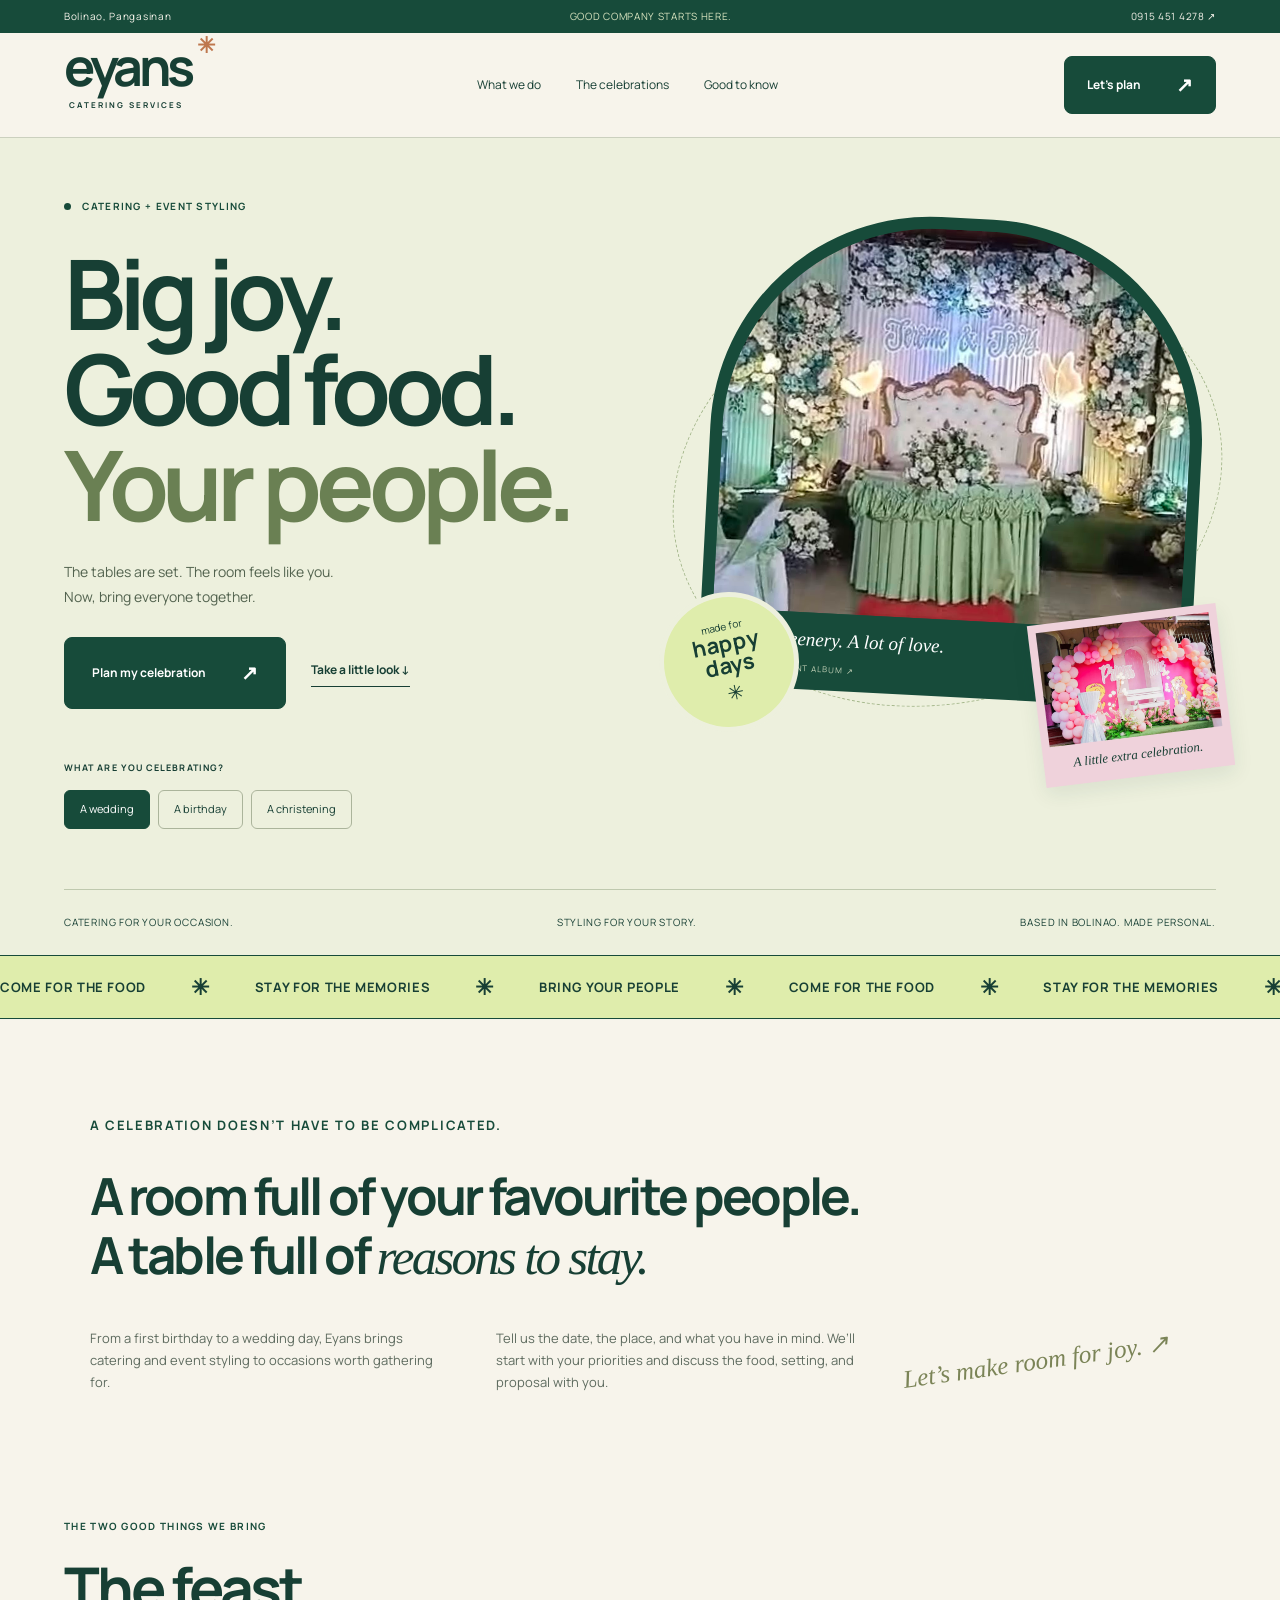
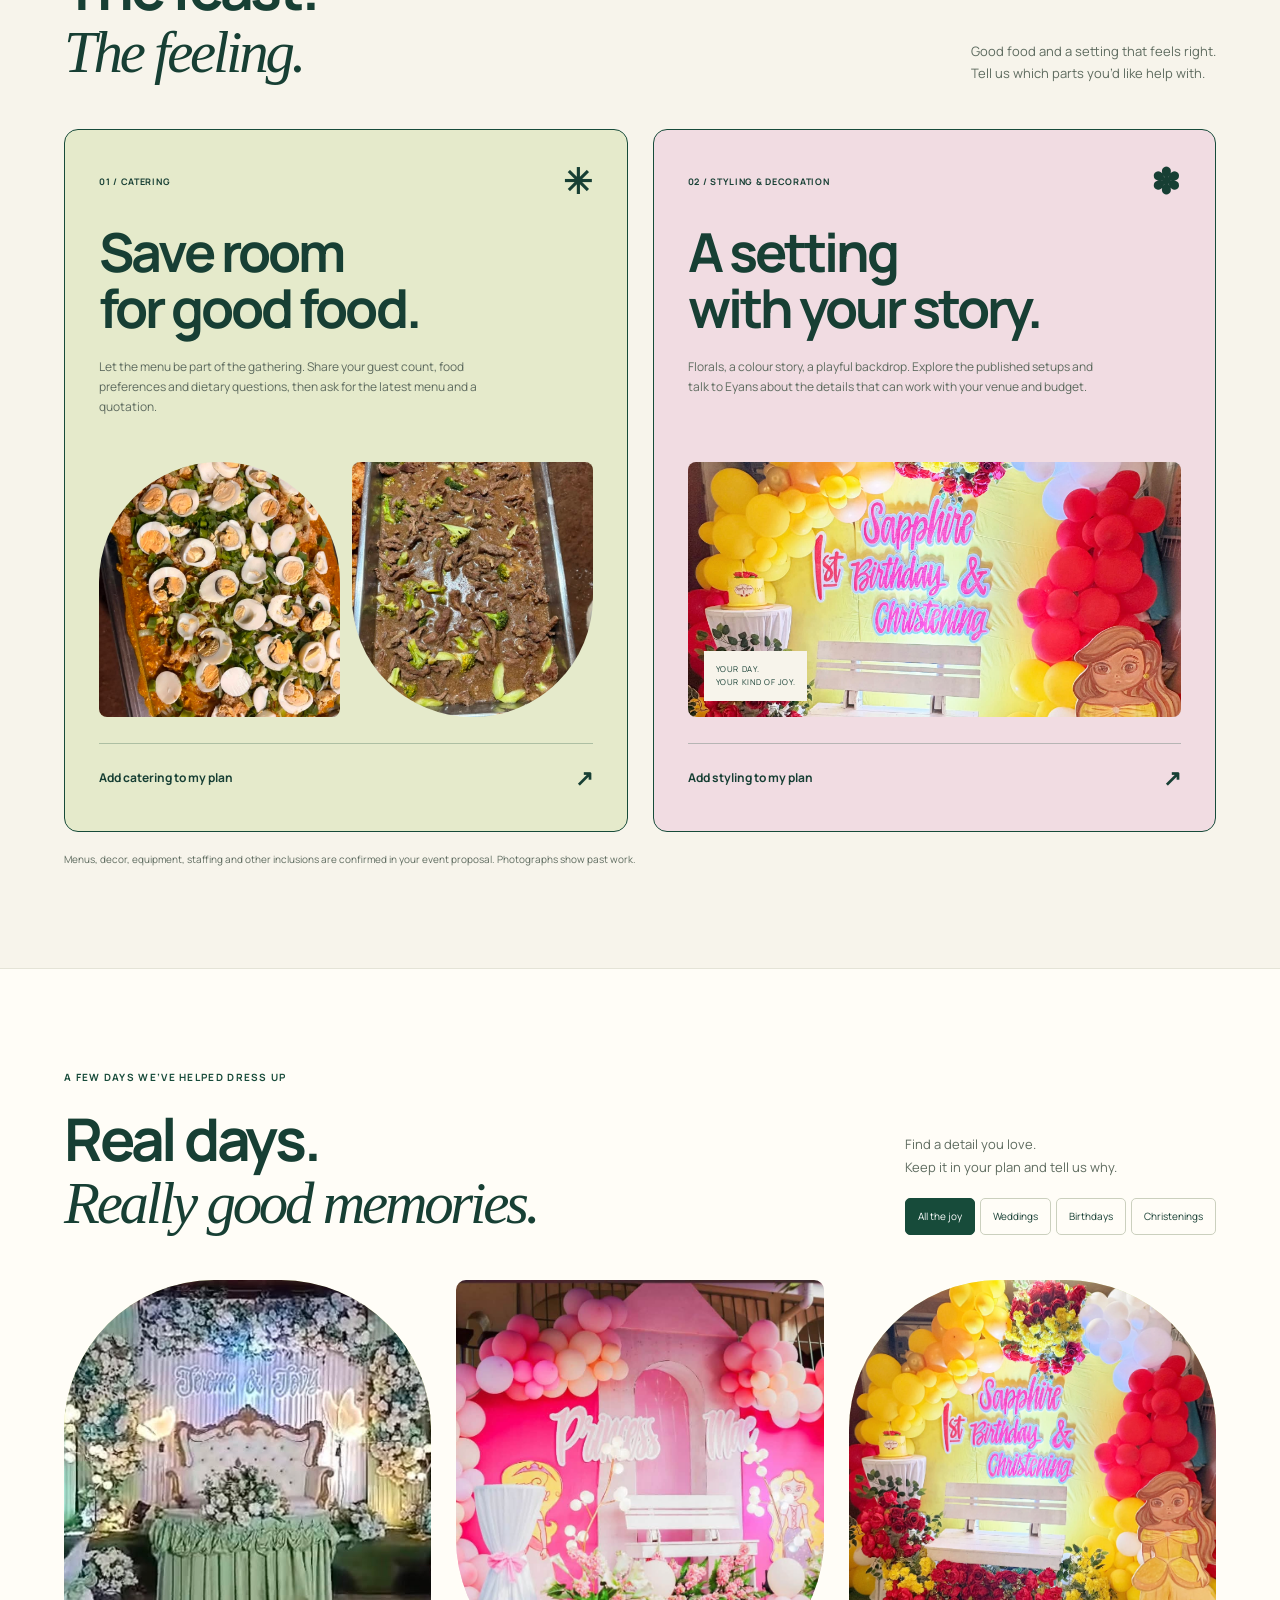
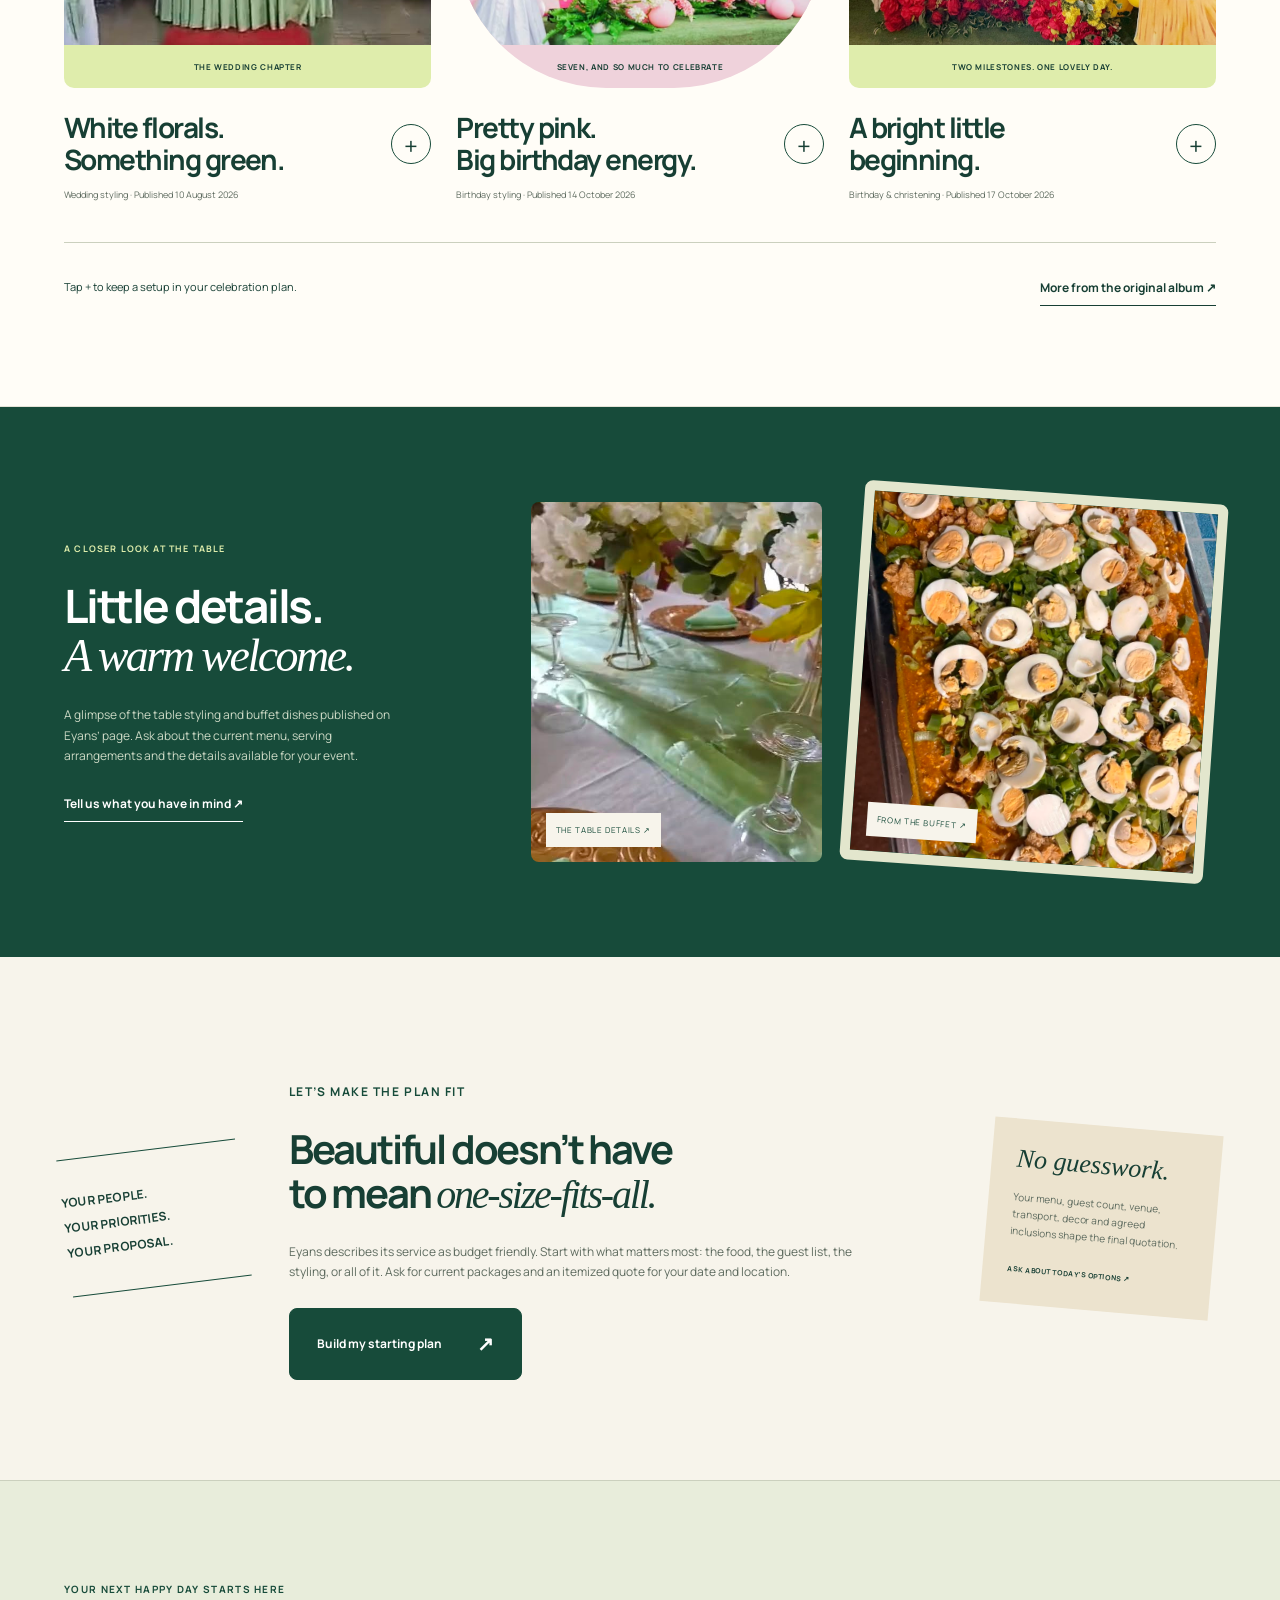
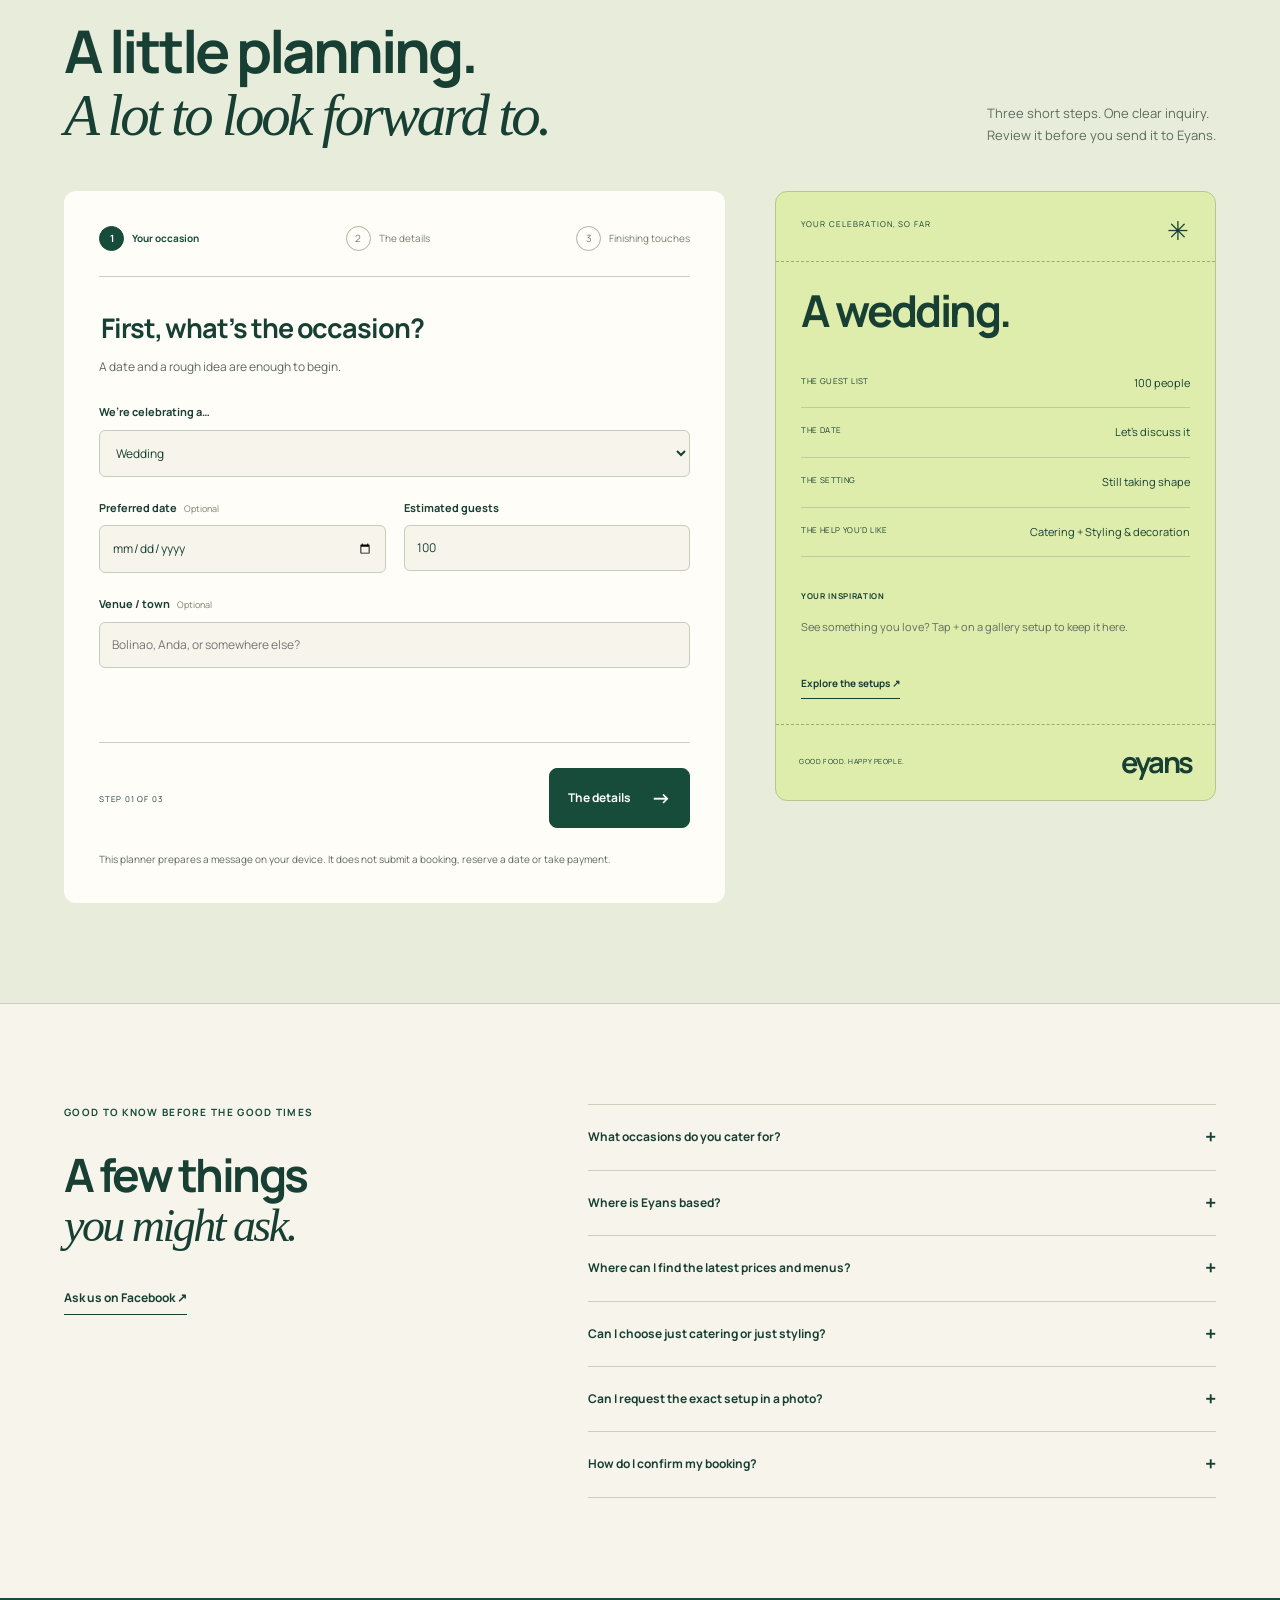
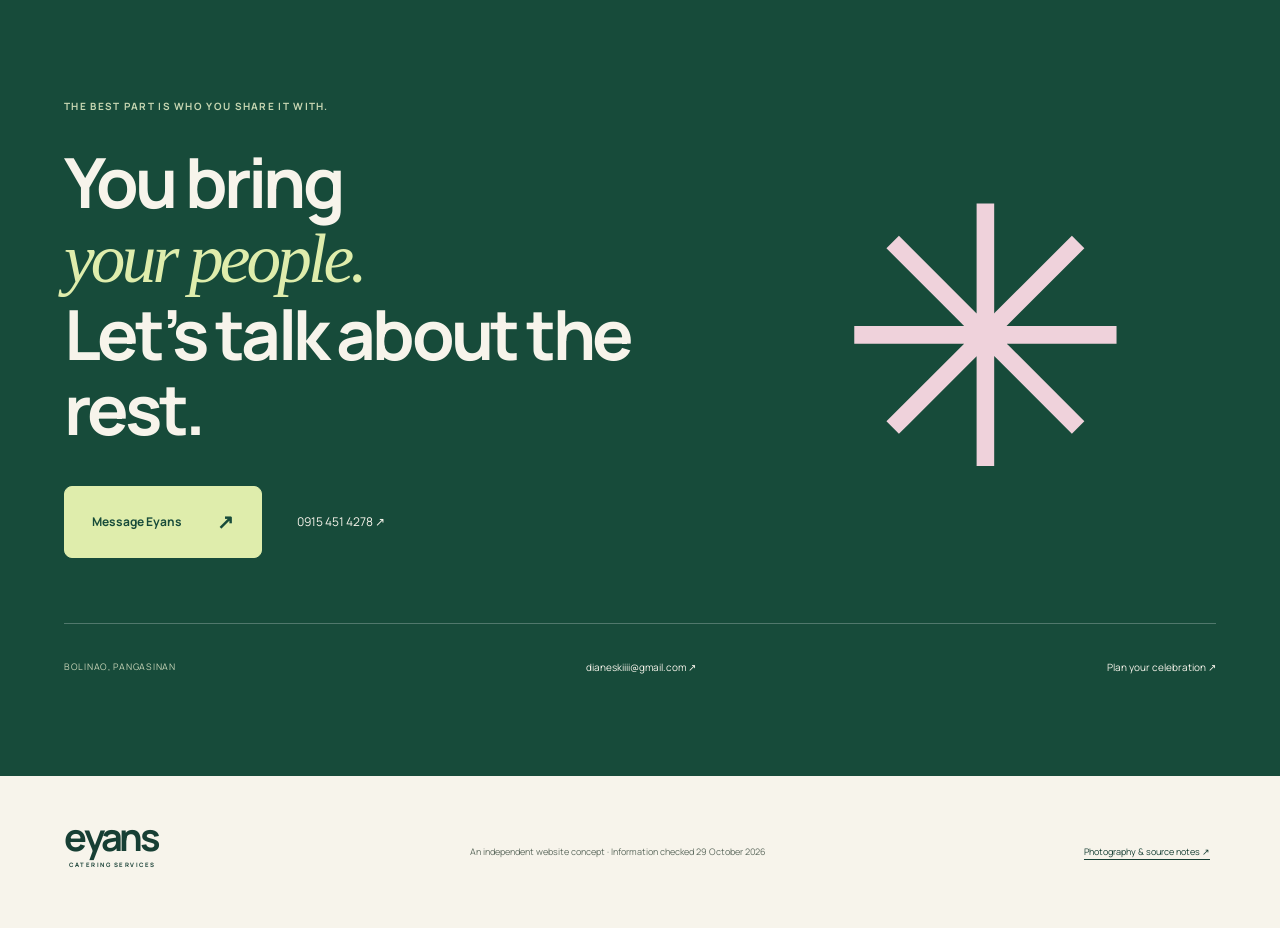
<file: index.html>
<!doctype html><html lang="en"><head><meta charset="utf-8"><meta name="viewport" content="width=device-width,initial-scale=1"><meta name="theme-color" content="#174b3a"><meta name="description" content="Food to gather around. Styling to celebrate in. Explore Eyans Catering Services in Bolinao, Pangasinan and plan your wedding, birthday, christening or special occasion."><title>Eyans Catering Services — Bring your people.</title><link rel="icon" href="assets/icon.svg"><link rel="stylesheet" href="assets/fonts.css"><link rel="stylesheet" href="styles.css"><script defer src="app.js"></script></head><body><a class="skip" href="#main">Skip to content</a><div class="topline">Bolinao, Pangasinan <span>GOOD COMPANY STARTS HERE.</span><a href="tel:+639154514278">0915 451 4278 ↗</a></div><header><a href="#home" class="brand" aria-label="Eyans home">eyans<span>CATERING SERVICES</span><i aria-hidden="true">✳</i></a><nav aria-label="Main navigation"><a href="#services">What we do</a><a href="#moments">The celebrations</a><a href="#questions">Good to know</a></nav><a href="#planner" class="button small">Let’s plan <span>↗</span></a><button id="menu" aria-label="Open navigation" aria-expanded="false" aria-controls="mobile-nav">☰</button></header><nav id="mobile-nav" hidden aria-label="Mobile navigation"><a href="#services">What we do</a><a href="#moments">The celebrations</a><a href="#planner">Plan your celebration</a><a href="#contact">Get in touch</a></nav><main id="main">
<section class="hero" id="home"><div class="hero-copy"><p class="eyebrow"><span class="dot"></span> CATERING + EVENT STYLING</p><h1>Big joy.<br>Good food.<br><span>Your people.</span></h1><p class="hero-intro">The tables are set. The room feels like you.<br>Now, bring everyone together.</p><div class="hero-actions"><a href="#planner" class="button">Plan my celebration <span>↗</span></a><a href="#moments" class="simple-link">Take a little look ↓</a></div><div class="hero-choice"><span>WHAT ARE YOU CELEBRATING?</span><div role="group" aria-label="Explore an occasion"><button data-hero="0" aria-pressed="true" class="active">A wedding</button><button data-hero="1" aria-pressed="false">A birthday</button><button data-hero="2" aria-pressed="false">A christening</button></div></div></div><div class="hero-art"><div class="orbit" aria-hidden="true"></div><figure class="main-frame"><img id="hero-photo" src="assets/green-wedding.jpg" alt="Actual white floral and sage wedding stage published by Eyans"><figcaption id="hero-caption">A little greenery. A lot of love.<span>FROM EYANS’ EVENT ALBUM ↗</span></figcaption></figure><div class="joy-stamp" aria-hidden="true">made for<br><strong>happy<br>days</strong><span>✳</span></div><figure class="little-frame"><img src="assets/pink-celebration.jpg" alt="Actual pink seventh birthday styling from Eyans’ page"><figcaption>A little extra celebration.</figcaption></figure></div><div class="hero-bottom"><span>Catering for your occasion.</span><span>Styling for your story.</span><span>Based in Bolinao. Made personal.</span></div></section>
<div class="ribbon" aria-hidden="true"><div>COME FOR THE FOOD <span>✳</span> STAY FOR THE MEMORIES <span>✳</span> BRING YOUR PEOPLE <span>✳</span> COME FOR THE FOOD <span>✳</span> STAY FOR THE MEMORIES <span>✳</span></div></div>
<section class="hello section"><p class="eyebrow">A CELEBRATION DOESN’T HAVE TO BE COMPLICATED.</p><h2>A room full of your favourite people.<br>A table full of <em>reasons to stay.</em></h2><div><p>From a first birthday to a wedding day, Eyans brings catering and event styling to occasions worth gathering for.</p><p>Tell us the date, the place, and what you have in mind. We’ll start with your priorities and discuss the food, setting, and proposal with you.</p><span class="handwritten">Let’s make room for joy. ↗</span></div></section>
<section class="services section" id="services"><div class="section-head"><div><p class="eyebrow">THE TWO GOOD THINGS WE BRING</p><h2>The feast.<br><em>The feeling.</em></h2></div><p>Good food and a setting that feels right.<br>Tell us which parts you’d like help with.</p></div><div class="service-grid"><article class="service food"><div class="service-top"><span>01 / CATERING</span><span>✳</span></div><h3>Save room<br>for good food.</h3><p>Let the menu be part of the gathering. Share your guest count, food preferences and dietary questions, then ask for the latest menu and a quotation.</p><div class="food-images"><img src="assets/buffet-noodles.jpg" alt="Noodle buffet dish published by Eyans" loading="lazy"><img src="assets/buffet-savory.jpg" alt="Savory buffet dish with vegetables published by Eyans" loading="lazy"></div><button class="service-pick" data-service="Catering">Add catering to my plan <span>↗</span></button></article><article class="service styling"><div class="service-top"><span>02 / STYLING & DECORATION</span><span>✽</span></div><h3>A setting<br>with your story.</h3><p>Florals, a colour story, a playful backdrop. Explore the published setups and talk to Eyans about the details that can work with your venue and budget.</p><div class="styling-image"><img src="assets/yellow-birthday.jpg" alt="Yellow, white and red birthday and christening backdrop from Eyans’ recent work" loading="lazy"><span>YOUR DAY.<br>YOUR KIND OF JOY.</span></div><button class="service-pick" data-service="Styling & decoration">Add styling to my plan <span>↗</span></button></article></div><p class="fine">Menus, decor, equipment, staffing and other inclusions are confirmed in your event proposal. Photographs show past work.</p></section>
<section class="moments section" id="moments"><div class="section-head"><div><p class="eyebrow">A FEW DAYS WE’VE HELPED DRESS UP</p><h2>Real days.<br><em>Really good memories.</em></h2></div><div><p>Find a detail you love.<br>Keep it in your plan and tell us why.</p><div class="filters" role="group" aria-label="Filter event gallery"><button data-filter="all" aria-pressed="true" class="active">All the joy</button><button data-filter="wedding" aria-pressed="false">Weddings</button><button data-filter="birthday" aria-pressed="false">Birthdays</button><button data-filter="christening" aria-pressed="false">Christenings</button></div></div></div><div class="event-grid"><article class="event" data-category="wedding"><div class="event-picture"><button data-photo="0" aria-label="View floral wedding styling"><img src="assets/green-wedding.jpg" alt="White flowers, sage drapery and an ornate seat in a published wedding setting" loading="lazy"></button><span>THE WEDDING CHAPTER</span></div><div class="event-title"><h3>White florals.<br>Something green.</h3><button class="save" data-save="0" aria-pressed="false" aria-label="Save floral wedding inspiration">+</button></div><p>Wedding styling · Published 10 August 2026</p></article><article class="event" data-category="birthday"><div class="event-picture"><button data-photo="1" aria-label="View pink birthday styling"><img src="assets/pink-celebration.jpg" alt="Pink balloon backdrop, white seat and florals from a seventh birthday" loading="lazy"></button><span>SEVEN, AND SO MUCH TO CELEBRATE</span></div><div class="event-title"><h3>Pretty pink.<br>Big birthday energy.</h3><button class="save" data-save="1" aria-pressed="false" aria-label="Save pink birthday inspiration">+</button></div><p>Birthday styling · Published 14 October 2026</p></article><article class="event" data-category="birthday christening"><div class="event-picture"><button data-photo="2" aria-label="View birthday and christening styling"><img src="assets/yellow-birthday.jpg" alt="Yellow, red and white balloon and floral setup for a first birthday and christening" loading="lazy"></button><span>TWO MILESTONES. ONE LOVELY DAY.</span></div><div class="event-title"><h3>A bright little<br>beginning.</h3><button class="save" data-save="2" aria-pressed="false" aria-label="Save birthday and christening inspiration">+</button></div><p>Birthday & christening · Published 17 October 2026</p></article></div><div class="gallery-bottom"><span id="gallery-status" role="status">Tap + to keep a setup in your celebration plan.</span><a href="https://www.facebook.com/eyanscateringservices/photos" target="_blank" rel="noopener" class="simple-link">More from the original album ↗</a></div></section>
<section class="detail-band"><div><p class="eyebrow">A CLOSER LOOK AT THE TABLE</p><h2>Little details.<br><em>A warm welcome.</em></h2><p>A glimpse of the table styling and buffet dishes published on Eyans’ page. Ask about the current menu, serving arrangements and the details available for your event.</p><a class="simple-link" href="#planner">Tell us what you have in mind ↗</a></div><button data-photo="3" aria-label="View table styling"><img src="assets/table-details.jpg" alt="White floral centrepiece, green runner and gold table setting from Eyans’ published album" loading="lazy"><span>THE TABLE DETAILS ↗</span></button><button data-photo="4" aria-label="View a published noodle buffet dish"><img src="assets/buffet-noodles.jpg" alt="Buffet noodle dish from Eyans’ public page" loading="lazy"><span>FROM THE BUFFET ↗</span></button></section>
<section class="proposal section"><div class="proposal-tag">YOUR PEOPLE.<br>YOUR PRIORITIES.<br>YOUR PROPOSAL.</div><div><p class="eyebrow">LET’S MAKE THE PLAN FIT</p><h2>Beautiful doesn’t have<br>to mean <em>one-size-fits-all.</em></h2><p>Eyans describes its service as budget friendly. Start with what matters most: the food, the guest list, the styling, or all of it. Ask for current packages and an itemized quote for your date and location.</p><a href="#planner" class="button">Build my starting plan <span>↗</span></a></div><div class="proposal-note"><strong>No guesswork.</strong><p>Your menu, guest count, venue, transport, decor and agreed inclusions shape the final quotation.</p><span>ASK ABOUT TODAY’S OPTIONS ↗</span></div></section>
<section class="planner section" id="planner"><div class="section-head"><div><p class="eyebrow">YOUR NEXT HAPPY DAY STARTS HERE</p><h2>A little planning.<br><em>A lot to look forward to.</em></h2></div><p>Three short steps. One clear inquiry.<br>Review it before you send it to Eyans.</p></div><div class="planner-layout"><div class="planner-panel"><ol class="steps" aria-label="Planning progress"><li class="active" aria-current="step"><span>1</span>Your occasion</li><li><span>2</span>The details</li><li><span>3</span>Finishing touches</li></ol><form id="plan-form"><fieldset data-step="0"><legend>First, what’s the occasion?</legend><p>A date and a rough idea are enough to begin.</p><label for="occasion">We’re celebrating a…</label><select id="occasion"><option>Wedding</option><option>Birthday</option><option>Christening</option><option>Debut</option><option>Anniversary</option><option>Another occasion</option></select><div class="form-row"><div><label for="date">Preferred date <small>Optional</small></label><input type="date" id="date"></div><div><label for="guests">Estimated guests</label><input type="number" id="guests" min="1" max="10000" value="100" required></div></div><label for="venue">Venue / town <small>Optional</small></label><input id="venue" maxlength="160" placeholder="Bolinao, Anda, or somewhere else?"></fieldset><fieldset data-step="1" hidden><legend>What can we help bring together?</legend><p>Choose the services and direction you’d like to discuss.</p><div class="check-services"><label><input type="checkbox" name="service" value="Catering" checked><span>🍽<strong>Catering</strong>Food for your gathering</span></label><label><input type="checkbox" name="service" value="Styling & decoration" checked><span>✽<strong>Styling & decoration</strong>A setting that feels like you</span></label></div><label for="palette">Colour direction</label><select id="palette"><option>Open to ideas</option><option>Sage, ivory & greenery</option><option>Pink & soft pastels</option><option>Bright & playful</option><option>Blue & cool tones</option><option>I have a different palette in mind</option></select><label for="food-notes">Food preferences or dietary questions <small>Optional</small></label><textarea id="food-notes" maxlength="600" rows="3" placeholder="Favourite dishes, preferences, or allergies to discuss with the team"></textarea></fieldset><fieldset data-step="2" hidden><legend>Anything else we should know?</legend><p>A budget direction and your priorities help start the conversation.</p><label for="budget">Your budget direction <small>Optional</small></label><input id="budget" maxlength="100" placeholder="A total budget or range, if you have one"><label for="notes">Your ideas & questions <small>Optional</small></label><textarea id="notes" maxlength="1200" rows="4" placeholder="The mood, must-have details, schedule, venue access, or questions…"></textarea><div class="review-note"><span>↗</span><p>Your inquiry will include these details and your saved inspiration. You can edit the message before sending it.</p></div></fieldset><div class="form-nav"><button id="previous-step" type="button" class="text-button" hidden>← Go back</button><span id="step-label">STEP 01 OF 03</span><button id="next-step" type="button" class="button">The details <span>→</span></button><button id="finish-plan" type="submit" class="button" hidden>Review my inquiry <span>↗</span></button></div><p class="fine">This planner prepares a message on your device. It does not submit a booking, reserve a date or take payment.</p></form></div><aside class="event-ticket"><div class="ticket-top"><span>YOUR CELEBRATION, SO FAR</span><span>✳</span></div><h3 id="ticket-occasion">A wedding.</h3><dl><div><dt>THE GUEST LIST</dt><dd id="ticket-guests">100 people</dd></div><div><dt>THE DATE</dt><dd id="ticket-date">Let’s discuss it</dd></div><div><dt>THE SETTING</dt><dd id="ticket-venue">Still taking shape</dd></div><div><dt>THE HELP YOU’D LIKE</dt><dd id="ticket-services">Catering + Styling & decoration</dd></div></dl><div class="ticket-inspiration"><span>YOUR INSPIRATION</span><p id="no-saved">See something you love? Tap + on a gallery setup to keep it here.</p><div id="saved-list"></div><a href="#moments" class="simple-link">Explore the setups ↗</a></div><div class="ticket-bottom">GOOD FOOD. HAPPY PEOPLE. <span>eyans</span></div></aside></div></section>
<section class="questions section" id="questions"><div><p class="eyebrow">GOOD TO KNOW BEFORE THE GOOD TIMES</p><h2>A few things<br><em>you might ask.</em></h2><a href="https://www.facebook.com/eyanscateringservices/" target="_blank" rel="noopener" class="simple-link">Ask us on Facebook ↗</a></div><div class="faq"><details><summary>What occasions do you cater for?<span>+</span></summary><p>Eyans’ public posts mention weddings, birthdays, christenings, debuts, anniversaries and other celebrations. Share your event type and the services you need.</p></details><details><summary>Where is Eyans based?<span>+</span></summary><p>Eyans is based in Bolinao, Pangasinan. Published work also includes an event in Tondol, Anda. Send your exact venue or town to confirm coverage and transport arrangements.</p></details><details><summary>Where can I find the latest prices and menus?<span>+</span></summary><p>Ask the team for current packages, menus, guest minimums and a dated, itemized quote. The planner helps you put the main details together before you inquire.</p></details><details><summary>Can I choose just catering or just styling?<span>+</span></summary><p>Select what interests you in the planner and ask which service combinations are available for your date, venue and guest count.</p></details><details><summary>Can I request the exact setup in a photo?<span>+</span></summary><p>Save it as inspiration and explain what you like. The team must confirm the actual flowers, decor, equipment, suppliers and venue requirements in your proposal. Past photos do not guarantee identical inclusions.</p></details><details><summary>How do I confirm my booking?<span>+</span></summary><p>Confirm availability directly with Eyans, review the final scope and quotation, and request the current reservation, payment, cancellation and rescheduling terms. An inquiry alone does not reserve a date.</p></details></div></section>
<section class="contact section" id="contact"><div><p class="eyebrow">THE BEST PART IS WHO YOU SHARE IT WITH.</p><h2>You bring<br><em>your people.</em><br>Let’s talk about the rest.</h2><div class="contact-actions"><a href="https://www.facebook.com/eyanscateringservices/" target="_blank" rel="noopener" class="button light">Message Eyans <span>↗</span></a><a href="tel:+639154514278">0915 451 4278 ↗</a></div></div><div class="contact-flower" aria-hidden="true">✳</div><div class="contact-line"><span>BOLINAO, PANGASINAN</span><a href="mailto:dianeskiiii@gmail.com">dianeskiiii@gmail.com ↗</a><a href="#planner">Plan your celebration ↗</a></div></section></main><footer><a class="brand" href="#home">eyans<span>CATERING SERVICES</span></a><p>An independent website concept · Information checked 29 October 2026</p><button id="source-notes">Photography & source notes ↗</button></footer><a href="#planner" class="mobile-plan">Plan my celebration ↗</a><div id="toast" role="status"></div>
<dialog id="photo-dialog" aria-label="Event photograph"><button class="close" aria-label="Close photograph">Close ✕</button><img id="large-photo" src="assets/green-wedding.jpg" alt=""><div class="photo-bottom"><button id="photo-prev" aria-label="Previous photograph">←</button><div><p id="photo-title"></p><a id="photo-source" target="_blank" rel="noopener">View original Facebook photo ↗</a></div><button id="photo-next" aria-label="Next photograph">→</button></div></dialog><dialog id="inquiry-dialog" aria-labelledby="inquiry-title"><button class="close">Close ✕</button><p class="eyebrow">READY FOR YOUR FIRST HELLO</p><h2 id="inquiry-title">Your plan.<br><em>Your words.</em></h2><p>Review or edit your message, then send it directly to Eyans.</p><textarea id="inquiry-text" rows="12" aria-label="Prepared inquiry"></textarea><div class="inquiry-buttons"><button id="copy-inquiry" class="button">Copy inquiry ↗</button><a class="button outline" href="https://www.facebook.com/eyanscateringservices/" target="_blank" rel="noopener">Open Facebook ↗</a></div><div class="inquiry-small"><a id="email-inquiry" href="mailto:dianeskiiii@gmail.com">Use email ↗</a><button id="download-inquiry">Save as text ↓</button></div><p id="copy-status" role="status"></p></dialog><dialog id="source-dialog" aria-labelledby="source-title"><button class="close">Close ✕</button><p class="eyebrow">REAL PHOTOS. A THOUGHTFUL CONCEPT.</p><h2 id="source-title">A note on<br><em>the details.</em></h2><p>Photographs are from Eyans Catering Services’ public Facebook page. They show actual published food and event styling, not a fixed package or a claim that every pictured item was supplied by Eyans. Venues shown are not presented as properties owned by the business.</p><p>The page verifies catering, event styling, Bolinao location, phone 0915 451 4278 and email dianeskiiii@gmail.com. Expired promotional prices are excluded; current menus, prices and booking terms are requested directly.</p><p>This is an independent website concept, with no claim of business endorsement. Inspiration is stored in your browser when available. The planner prepares a message locally and sends nothing automatically. Full research notes and original photo links are included in the ZIP.</p></dialog></body></html>
</file>
<file: assets/fonts.css>
@font-face{font-family:Manrope;src:url(fonts/regular.ttf) format('truetype');font-weight:400;font-display:swap}@font-face{font-family:Manrope;src:url(fonts/bold.ttf) format('truetype');font-weight:600 900;font-display:swap}
</file>
<file: styles.css>
:root{--green:#174b3a;--ink:#173f34;--paper:#f7f4eb;--lime:#dfedac;--pink:#efd2db;--line:#cbd0be;--muted:#5e6b5f}*{box-sizing:border-box}html{scroll-behavior:smooth;scroll-padding-top:30px}body{margin:0;background:var(--paper);color:var(--ink);font:14px/1.7 Manrope,Arial,sans-serif}button,input,select,textarea{font:inherit}button,a{-webkit-tap-highlight-color:transparent}a{color:inherit;text-decoration:none}button{cursor:pointer;color:inherit}button:disabled{cursor:default}button:focus-visible,a:focus-visible,input:focus-visible,select:focus-visible,textarea:focus-visible{outline:3px solid #ad581c;outline-offset:5px}img{max-width:100%;display:block}button{border:0;background:none}h1,h2,h3,p,figure{margin:0}h1,h2,h3{line-height:1.05;letter-spacing:-.055em}h2{font-size:clamp(38px,4.6vw,66px);font-weight:700}em{font-family:Georgia,serif;font-weight:400;letter-spacing:-.055em}p{color:var(--muted)}[hidden]{display:none!important}.skip{position:fixed;z-index:100;left:16px;top:-80px;background:white;padding:15px}.skip:focus{top:15px}.topline{background:var(--green);color:var(--paper);display:flex;justify-content:space-between;padding:8px 5%;font-size:10px;letter-spacing:.07em}.topline span{color:#d9e4c0}header{height:105px;display:flex;align-items:center;justify-content:space-between;gap:30px;padding:0 5%;border-bottom:1px solid var(--line)}.brand{position:relative;font-size:52px;font-weight:700;letter-spacing:-.085em;line-height:.8;padding-bottom:15px;display:inline-block}.brand span{display:block;font-size:8px;letter-spacing:.25em;line-height:1;margin:14px 0 0 5px}.brand i{font-style:normal;position:absolute;right:-20px;top:-9px;font-size:22px;color:#be774e}header nav{display:flex;gap:35px;font-size:12px}header nav a{position:relative}header nav a:after{content:'';height:1px;background:var(--green);position:absolute;bottom:0;left:0;right:100%;transition:.2s}header nav a:hover:after{right:0}.button{display:inline-flex;align-items:center;justify-content:space-between;gap:35px;background:var(--green);color:#fff;padding:20px 27px;border-radius:8px;font-weight:700;font-size:12px;line-height:1.5;border:1px solid var(--green);transition:transform .2s,background .2s}.button:hover{background:#28634d;transform:translateY(-3px)}.button span{font-size:20px}.button.small{padding:13px 22px}.button.light{background:var(--lime);color:var(--green);border-color:var(--lime)}.button.outline{color:var(--green);background:transparent}.button.outline:hover{background:var(--lime)}.simple-link{font-size:12px;font-weight:700;display:inline-block;padding-bottom:6px;border-bottom:1px solid currentColor}.eyebrow{font-size:10px;font-weight:700;letter-spacing:.13em;color:var(--green);margin-bottom:30px}.dot{display:inline-block;width:7px;height:7px;background:var(--green);border-radius:50%;margin-right:8px}.hero{padding:60px 5% 0;position:relative;display:grid;grid-template-columns:1.05fr 1fr;gap:30px;overflow:hidden;background:#edf0dd}.hero h1{font-size:clamp(68px,7.6vw,110px);letter-spacing:-.065em;line-height:.98;font-weight:700}.hero h1>span{color:#6a8053}.hero-intro{margin:28px 0;font-size:14px;color:#53634f;line-height:1.8}.hero-actions{display:flex;align-items:center;gap:25px}.hero-choice{margin-top:45px}.hero-choice>span{font-size:9px;letter-spacing:.12em;font-weight:700}.hero-choice>div{display:flex;gap:8px;margin:12px 0 30px}.hero-choice button{font-size:11px;padding:9px 15px;border:1px solid #abb49b;border-radius:6px;transition:.2s}.hero-choice button.active,.hero-choice button:hover{background:var(--green);color:#fff;border-color:var(--green)}.hero-art{position:relative;min-width:0;align-self:start;margin:20px 0 0;padding:0 15px 85px 40px}.main-frame{position:relative;transform:rotate(3deg);background:var(--green);padding:12px;border-radius:220px 220px 15px 15px;overflow:hidden}.main-frame img{width:100%;height:390px;object-fit:cover;border-radius:210px 210px 4px 4px;object-position:center}.main-frame figcaption{padding:16px 6px 4px;color:#fff;font:italic 19px Georgia,serif}.main-frame figcaption span{font:8px Manrope,sans-serif;letter-spacing:.12em;display:block;padding-top:12px;color:#c5d3b9}.little-frame{position:absolute;width:190px;bottom:5px;right:-10px;background:var(--pink);padding:8px 8px 14px;transform:rotate(-7deg);box-shadow:0 8px 20px #174b3a16}.little-frame img{height:115px;width:100%;object-fit:cover}.little-frame figcaption{font:italic 13px Georgia;text-align:center;padding:10px 0 0}.joy-stamp{position:absolute;left:-5px;bottom:55px;transform:rotate(-12deg);background:var(--lime);width:130px;height:130px;border-radius:50%;display:flex;align-items:center;flex-direction:column;justify-content:center;text-align:center;font-size:10px;line-height:1.2;box-shadow:0 0 0 5px #edf0dd}.joy-stamp strong{font-size:22px;line-height:1}.joy-stamp>span{font-size:20px;margin-top:5px}.orbit{position:absolute;inset:50px -10px 80px 0;border:1px dashed #a6b88d;border-radius:50%;transform:rotate(-15deg)}.hero-bottom{grid-column:1/-1;display:flex;justify-content:space-between;gap:15px;padding:24px 0;border-top:1px solid #bfc9ae;font-size:10px;text-transform:uppercase;letter-spacing:.08em}.ribbon{background:var(--lime);overflow:hidden;border-top:1px solid var(--green);border-bottom:1px solid var(--green);padding:20px 0}.ribbon>div{display:flex;white-space:nowrap;gap:45px;font-size:13px;font-weight:700;letter-spacing:.05em;animation:marquee 35s linear infinite;width:max-content}.ribbon span{font-size:22px;line-height:1}@keyframes marquee{to{transform:translateX(-25%)}}.section{padding:100px 5%}.hello{padding:95px 7%}.hello h2{font-size:clamp(34px,4vw,56px);line-height:1.16}.hello>div{display:grid;grid-template-columns:1fr 1fr .8fr;gap:45px;margin-top:40px;max-width:1120px}.hello p{font-size:13px}.handwritten{font:italic 25px/1.3 Georgia;color:#7b8457;transform:rotate(-8deg);align-self:center}.section-head{display:flex;align-items:flex-end;justify-content:space-between;gap:40px;margin-bottom:45px}.section-head>p,.section-head>div>p:not(.eyebrow){font-size:13px}.section-head .eyebrow{margin-bottom:22px}.services{padding-top:30px}.service-grid{display:grid;grid-template-columns:1fr 1fr;gap:25px}.service{padding:34px;border:1px solid var(--green);border-radius:14px;display:flex;flex-direction:column;overflow:hidden}.service.food{background:#e5eacb}.service.styling{background:#f1dce2}.service-top{display:flex;align-items:center;justify-content:space-between;font-size:9px;letter-spacing:.08em;font-weight:700}.service-top>span:last-child{font-size:35px;line-height:1}.service h3{font-size:clamp(35px,4.2vw,60px);margin:25px 0 20px}.service>p{font-size:12px;max-width:410px;min-height:85px}.food-images{display:grid;grid-template-columns:1fr 1fr;gap:12px;margin-top:20px}.food-images img{height:255px;width:100%;object-fit:cover;border-radius:120px 120px 8px 8px}.food-images img:nth-child(2){border-radius:8px 8px 120px 120px}.styling-image{position:relative;margin-top:20px;overflow:hidden;border-radius:8px}.styling-image img{width:100%;height:255px;object-fit:cover;object-position:center 42%}.styling-image>span{position:absolute;bottom:16px;left:16px;background:var(--paper);padding:12px;font-size:8px;letter-spacing:.08em;line-height:1.6}.service-pick{display:flex;align-items:center;justify-content:space-between;font-size:12px;font-weight:700;margin-top:26px;padding:16px 0 0;border-top:1px solid #174b3a45;text-align:left}.service-pick>span{font-size:22px}.fine{font-size:10px;line-height:1.8}.services>.fine{margin-top:18px}.moments{background:#fffdf7;border-block:1px solid #e4e3d7}.filters{display:flex;gap:5px;flex-wrap:wrap;margin-top:20px}.filters button{font-size:10px;padding:9px 12px;border-radius:5px;border:1px solid var(--line)}.filters button.active,.filters button:hover{color:white;background:var(--green);border-color:var(--green)}.event-grid{display:grid;grid-template-columns:repeat(3,1fr);gap:25px}.event-picture{position:relative;overflow:hidden;border-radius:150px 150px 10px 10px;background:var(--lime)}.event:nth-child(2) .event-picture{border-radius:10px 10px 150px 150px;background:var(--pink)}.event-picture>button{padding:0;width:100%;display:block}.event-picture img{height:365px;width:100%;object-fit:cover;transition:transform .6s}.event:first-child img{object-position:50% 50%}.event-picture button:hover img{transform:scale(1.05)}.event-picture>span{display:block;padding:15px 10px;text-align:center;font-size:8px;letter-spacing:.08em;font-weight:700}.event-title{display:flex;justify-content:space-between;align-items:center;margin-top:24px;gap:15px}.event h3{font-size:28px;line-height:1.12}.event-title>button{border:1px solid var(--green);min-width:40px;height:40px;border-radius:50%;font-size:24px}.event-title>button[aria-pressed=true]{background:var(--green);color:white}.event>p{font-size:9px;margin-top:12px}.gallery-bottom{display:flex;justify-content:space-between;gap:25px;padding-top:35px;margin-top:40px;border-top:1px solid var(--line);font-size:11px}.detail-band{display:grid;grid-template-columns:1.2fr .8fr 1fr;gap:30px;padding:85px 5%;background:var(--green);color:white;align-items:center}.detail-band h2{font-size:46px}.detail-band p{color:#cbd8c4;font-size:12px;max-width:340px;margin:25px 0}.detail-band .eyebrow{color:var(--lime);font-size:9px;margin:0 0 25px}.detail-band>button{position:relative;padding:0;border-radius:8px;overflow:hidden}.detail-band>button img{width:100%;height:360px;object-fit:cover}.detail-band>button:nth-child(3){transform:rotate(4deg);border:10px solid #e3e6cd}.detail-band>button>span{position:absolute;bottom:15px;left:15px;background:var(--paper);color:var(--green);padding:10px;font-size:8px;letter-spacing:.08em}.proposal{display:grid;grid-template-columns:.55fr 2fr .7fr;align-items:center;gap:45px}.proposal-tag{font-size:12px;letter-spacing:.02em;font-weight:700;padding:30px 0;line-height:2.1;border-block:1px solid var(--green);transform:rotate(-7deg)}.proposal h2{font-size:40px;line-height:1.1}.proposal p{font-size:12px;margin:25px 0;max-width:570px}.proposal-note{background:#ece3ce;padding:25px;transform:rotate(5deg)}.proposal-note strong{font:italic 26px Georgia}.proposal-note p{font-size:10px;margin:15px 0}.proposal-note>span{font-size:7px;font-weight:700;letter-spacing:.08em}.planner{background:#e8eddb;border-block:1px solid var(--line)}.planner-layout{display:grid;grid-template-columns:1.5fr 1fr;gap:50px;align-items:start}.planner-panel{background:#fffdf7;border-radius:12px;padding:35px}.steps{margin:0 0 35px;padding:0 0 25px;display:flex;justify-content:space-between;gap:10px;list-style:none;border-bottom:1px solid var(--line);font-size:10px;color:#74816f}.steps li{display:flex;gap:8px;align-items:center}.steps span{display:grid;place-items:center;min-width:25px;height:25px;border:1px solid #aab59a;border-radius:50%}.steps .active{color:var(--green);font-weight:700}.steps .active span{background:var(--green);border-color:var(--green);color:white}fieldset{padding:0;border:0;margin:0;min-height:405px;min-width:0}legend{font-size:27px;line-height:1.15;letter-spacing:-.04em;font-weight:700;margin-bottom:14px}fieldset>p{font-size:12px;margin-bottom:25px}label{display:block;font-size:11px;font-weight:700;margin-bottom:8px}label small{font-size:9px;font-weight:400;color:#7a846f;margin-left:5px}input,select,textarea{width:100%;color:var(--ink);background:var(--paper);border:1px solid #c5cebb;border-radius:6px;padding:13px 12px;font-size:12px;line-height:1.5;min-width:0;margin-bottom:22px}input:focus,select:focus,textarea:focus{border-color:var(--green)}textarea{resize:vertical}.form-row{display:grid;grid-template-columns:1fr 1fr;gap:18px}.check-services{display:grid;grid-template-columns:1fr 1fr;gap:15px;margin:0 0 25px}.check-services label{position:relative;background:var(--paper);border:1px solid #ccd4bc;border-radius:8px;padding:17px;font-size:9px;font-weight:400;cursor:pointer}.check-services label:has(:checked){background:#e4edc9;border-color:var(--green)}.check-services input{position:absolute;right:10px;top:15px;width:15px;height:15px;accent-color:var(--green);margin:0}.check-services strong{display:block;font-size:12px;line-height:1.4;margin:12px 0 5px}.review-note{display:flex;gap:15px;background:#e8eddb;padding:16px;border-radius:8px}.review-note>span{font-size:25px}.review-note p{font-size:11px}.form-nav{display:flex;align-items:center;justify-content:space-between;gap:15px;border-top:1px solid var(--line);padding-top:25px;margin-top:25px}.form-nav>span{font-size:8px;letter-spacing:.1em}.form-nav>.button{padding:14px 18px;gap:20px}.text-button{padding:0;font-size:10px;text-decoration:underline}.form-nav~.fine{margin-top:22px}.event-ticket{background:var(--lime);border-radius:12px;position:relative;overflow:hidden;border:1px solid #b7c68e}.ticket-top{display:flex;justify-content:space-between;gap:15px;padding:25px 25px 18px;border-bottom:1px dashed #9baa7a;font-size:8px;letter-spacing:.12em}.ticket-top>span:last-child{font-size:26px;line-height:1}.event-ticket h3{font-size:44px;margin:25px}.event-ticket dl{padding:0 25px;margin:0}.event-ticket dl>div{display:flex;justify-content:space-between;gap:25px;padding:15px 0;border-bottom:1px solid #becb9c}.event-ticket dt{font-size:8px;letter-spacing:.05em;white-space:nowrap}.event-ticket dd{margin:0;font-size:11px;text-align:right;overflow-wrap:anywhere}.ticket-inspiration{padding:25px}.ticket-inspiration>span{font-size:8px;letter-spacing:.08em;font-weight:700}.ticket-inspiration>p{font-size:11px;margin:12px 0 20px}.ticket-inspiration>a{font-size:10px;margin-top:18px}.saved-row{display:flex;align-items:center;gap:12px;padding:14px 0;border-bottom:1px solid #becb9c}.saved-row img{height:48px;width:45px;object-fit:cover;border-radius:5px}.saved-row span{font-size:10px;line-height:1.4;flex:1}.saved-row button{font-size:14px;padding:5px}.ticket-bottom{padding:23px;border-top:1px dashed #9baa7a;display:flex;align-items:center;justify-content:space-between;font-size:7px;letter-spacing:.08em}.ticket-bottom>span{font-size:29px;font-weight:700;letter-spacing:-.08em;line-height:1}.questions{display:grid;grid-template-columns:1fr 1.4fr;gap:75px}.questions h2{font-size:46px;margin-bottom:35px}details{border-bottom:1px solid var(--line);padding:22px 0}details:first-child{border-top:1px solid var(--line)}summary{display:flex;justify-content:space-between;gap:30px;cursor:pointer;list-style:none;font-size:12px;font-weight:700}summary::-webkit-details-marker{display:none}summary>span{font-size:20px;line-height:1}details[open] summary>span{transform:rotate(45deg)}details p{font-size:12px;margin:20px 35px 5px 0}.contact{background:var(--green);color:var(--paper);display:grid;grid-template-columns:1.5fr 1fr;position:relative;overflow:hidden}.contact .eyebrow{color:#c7d6b2}.contact h2{font-size:clamp(42px,5.4vw,78px);line-height:1.08}.contact h2 em{color:var(--lime)}.contact-actions{display:flex;align-items:center;gap:35px;margin-top:40px;font-size:12px}.contact-flower{font-size:360px;line-height:1;align-self:center;color:var(--pink);text-align:center;animation:flower 35s linear infinite}.contact-line{grid-column:1/-1;display:flex;justify-content:space-between;gap:20px;padding-top:35px;margin-top:65px;border-top:1px solid #ffffff40;font-size:10px}.contact-line>span{color:#c8d5b8;font-size:9px;letter-spacing:.08em}@keyframes flower{to{transform:rotate(360deg)}}footer{display:flex;align-items:center;justify-content:space-between;padding:45px 5%;gap:35px}footer .brand{font-size:38px}footer .brand span{font-size:6px;margin-top:10px}footer p,footer button{font-size:9px}footer button{text-decoration:underline;text-underline-offset:4px}.mobile-plan,#menu{display:none}#mobile-nav{padding:20px 5%;border-bottom:1px solid var(--green)}#mobile-nav a{display:block;padding:10px 0}dialog{color:var(--ink);background:var(--paper);border:0;padding:45px;border-radius:14px;width:min(680px,94vw);max-height:92vh;overflow:auto}dialog::backdrop{background:#102c24d9;backdrop-filter:blur(5px)}dialog .close{display:block;margin:0 0 25px auto;font-size:11px;text-decoration:underline}dialog h2{font-size:49px;margin-bottom:22px}dialog p{font-size:12px;margin-bottom:20px}dialog .eyebrow{font-size:8px;margin-bottom:20px}#photo-dialog{width:min(960px,94vw);padding:20px;background:#fffdf7}#photo-dialog>img{height:min(65vh,650px);width:100%;object-fit:contain;background:#e7eadb}.photo-bottom{display:flex;justify-content:space-between;align-items:center;gap:20px;padding:20px 10px 10px}.photo-bottom>button{font-size:25px;min-width:40px;height:40px;border:1px solid var(--line);border-radius:50%}.photo-bottom>div{flex:1;text-align:center}.photo-bottom p{margin:0 0 5px;font-size:14px;font-weight:700;color:var(--green)}.photo-bottom a{font-size:9px;text-decoration:underline}#inquiry-text{background:#fffdf7;font-size:11px;margin-top:5px}.inquiry-buttons{display:flex;gap:15px}.inquiry-buttons>.button{flex:1;justify-content:center;gap:0;padding:15px}.inquiry-small{display:flex;gap:25px;justify-content:center;margin:20px 0;font-size:11px}.inquiry-small>*{text-decoration:underline}.inquiry-small button{font-size:11px}#copy-status{font-size:10px;text-align:center;margin-bottom:0}#toast{position:fixed;bottom:25px;left:50%;transform:translate(-50%,20px);z-index:20;padding:14px 22px;background:var(--green);color:white;border-radius:8px;box-shadow:0 8px 30px #0002;max-width:90vw;font-size:11px;opacity:0;pointer-events:none;transition:.2s}#toast.visible{opacity:1;transform:translate(-50%,0)}
@media(min-width:1500px){.section,.hero,header,.topline,footer{padding-left:max(5%,calc((100vw - 1350px)/2));padding-right:max(5%,calc((100vw - 1350px)/2))}.hero-art{max-width:600px}.main-frame img{height:450px}}
@media(max-width:1000px){header nav{gap:18px;font-size:11px}.hero h1{font-size:76px}.hero-art{padding-left:15px}.main-frame img{height:360px}.hero-actions{align-items:flex-start;gap:20px;flex-direction:column}.hero-choice{margin-top:25px}.joy-stamp{left:-10px;width:105px;height:105px;bottom:25px}.little-frame{width:150px}.hello>div{gap:25px}.handwritten{font-size:20px}.event-grid{gap:18px}.event-picture img{height:300px}.event h3{font-size:24px}.detail-band{grid-template-columns:1.2fr 1fr;gap:30px}.detail-band>button:nth-child(3){display:none}.proposal{grid-template-columns:1fr 2.5fr;gap:45px}.proposal-note{display:none}.planner-layout{gap:25px;grid-template-columns:1.5fr 1fr}.planner-panel{padding:25px}.steps{font-size:8px;gap:5px}.event-ticket h3{font-size:34px}.event-ticket dl>div{display:block}.event-ticket dd{text-align:left;margin-top:5px}.questions{gap:40px}.contact-flower{font-size:280px}}
@media(max-width:760px){.topline{font-size:8px;padding:8px 6%}.topline>span{display:none}header{height:90px;padding:0 6%;gap:20px}header nav{display:none}header>.button{margin-left:auto;padding:10px 15px;font-size:10px;gap:15px}header>.button span{font-size:16px}.brand{font-size:42px}.brand span{font-size:6px;margin-top:11px}.brand i{font-size:19px;right:-17px}#menu{display:block;font-size:21px;padding:8px 0 8px 8px}.hero{display:flex;flex-direction:column;padding:45px 6% 0;gap:15px}.hero .eyebrow{font-size:8px;margin-bottom:26px}.hero h1{font-size:clamp(64px,13.5vw,92px);line-height:1.01}.hero-intro{font-size:12px;margin:24px 0}.hero-actions{flex-direction:row;gap:22px;align-items:center}.hero-actions .button{padding:17px 20px;font-size:10px;gap:25px}.hero-actions .simple-link{font-size:9px}.hero-choice{margin-top:28px}.hero-choice>span{font-size:8px}.hero-choice button{font-size:10px;padding:8px 12px}.hero-choice>div{margin-bottom:15px}.hero-art{width:100%;padding:0 35px 75px 22px;margin:20px 0 0;max-width:500px;align-self:center}.main-frame{padding:10px}.main-frame img{height:280px}.main-frame figcaption{font-size:16px;padding:14px 4px 4px}.main-frame figcaption span{font-size:6px}.little-frame{width:145px;right:0;bottom:15px}.little-frame img{height:85px}.little-frame figcaption{font-size:11px}.joy-stamp{width:105px;height:105px;left:0;bottom:40px}.joy-stamp strong{font-size:20px}.hero-bottom{padding:22px 0;display:grid;grid-template-columns:1fr 1fr;font-size:8px}.hero-bottom span:last-child{display:none}.ribbon{padding:15px 0}.ribbon>div{font-size:10px;gap:25px}.ribbon span{font-size:16px}.section{padding:65px 6%}.hello h2{font-size:34px}.hello>div{grid-template-columns:1fr;gap:20px;margin-top:28px}.hello>div p{max-width:500px}.handwritten{font-size:25px;justify-self:end;margin:10px 15px 0}.section-head{display:block;margin-bottom:30px}.section-head>p,.section-head>div>p:not(.eyebrow){margin-top:25px;font-size:12px}.section-head .eyebrow{font-size:8px;margin-bottom:20px}h2{font-size:42px}.service-grid{grid-template-columns:1fr;gap:20px}.services{padding-top:15px}.service{padding:25px}.service h3{font-size:44px}.service>p{min-height:0}.food-images img,.styling-image img{height:230px}.service-top{font-size:8px}.service-pick{font-size:11px}.fine{font-size:9px}.event-grid{grid-template-columns:1fr;gap:40px}.event-picture{border-radius:160px 160px 8px 8px}.event-picture img{height:350px}.event:nth-child(2) .event-picture{border-radius:8px 8px 160px 160px}.event h3{font-size:29px}.event-title{margin-top:20px}.event>p{font-size:9px}.filters{margin-top:25px;gap:6px}.filters button{font-size:9px;padding:8px 11px}.gallery-bottom{display:block;margin-top:30px;font-size:10px}.gallery-bottom>a{margin-top:20px;font-size:10px}.detail-band{padding:60px 6%;grid-template-columns:1fr 1fr;gap:20px}.detail-band>div{grid-column:1/-1}.detail-band h2{font-size:42px}.detail-band p{max-width:100%}.detail-band>button:nth-child(3){display:block}.detail-band>button img{height:240px}.detail-band>button:nth-child(3){border-width:5px;transform:rotate(3deg)}.detail-band>button>span{font-size:6px;bottom:10px;left:10px;padding:7px}.proposal{display:block}.proposal-tag{display:none}.proposal h2{font-size:36px}.proposal .eyebrow{font-size:8px}.proposal .button{padding:17px 23px}.planner-layout{grid-template-columns:1fr;gap:25px}.planner-panel{padding:23px 20px}.steps{font-size:8px;gap:10px;align-items:flex-start}.steps li{flex-direction:column;align-items:flex-start;gap:7px}.steps span{width:25px;height:25px}.steps li:last-child{max-width:90px}legend{font-size:25px}fieldset{min-height:400px}.form-row{gap:12px}input,select,textarea{font-size:12px;padding:12px 10px}label{font-size:10px}.check-services{gap:10px}.check-services label{padding:15px 12px;font-size:8px}.check-services strong{font-size:11px}.form-nav{gap:10px}.form-nav>span{font-size:7px}.form-nav>.button{font-size:10px;padding:12px 15px;gap:13px}.form-nav>.text-button{font-size:9px}.event-ticket h3{font-size:40px}.event-ticket dl>div{display:flex}.event-ticket dd{text-align:right;margin:0;max-width:60%}.questions{display:block}.questions h2{font-size:42px}.questions .eyebrow{font-size:8px}.faq{margin-top:40px}summary{font-size:11px}details p{font-size:11px}.contact{display:block;padding-bottom:50px}.contact .eyebrow{font-size:8px;max-width:250px}.contact h2{font-size:45px;position:relative;z-index:1}.contact-flower{position:absolute;right:-85px;top:65px;font-size:220px;opacity:.15}.contact-actions{flex-direction:column;align-items:flex-start;gap:20px;margin-top:30px}.contact-line{display:flex;flex-direction:column;margin-top:40px;padding-top:25px;gap:14px}footer{display:block;padding:40px 6% 110px}footer p{font-size:8px;margin:20px 0}footer button{padding:0;font-size:9px}.mobile-plan{display:block;position:fixed;bottom:12px;left:6%;right:6%;padding:17px 22px;border-radius:8px;background:var(--green);color:white;font-weight:700;font-size:11px;z-index:10;box-shadow:0 5px 20px #0002;border:1px solid #b7c897}#toast{bottom:80px;width:max-content;max-width:85vw;text-align:center}dialog{padding:26px;width:94vw;max-height:90vh}dialog h2{font-size:39px}dialog .close{margin-bottom:20px}.inquiry-buttons{flex-direction:column;gap:10px}.inquiry-buttons>.button{font-size:11px}#photo-dialog{padding:15px}.photo-bottom{padding:15px 0;gap:10px}.photo-bottom p{font-size:12px}.photo-bottom a{font-size:8px}}
@media(max-width:760px){.hero h1{font-size:clamp(46px,13vw,84px)}.hero h1>span{white-space:nowrap}}
@media(prefers-reduced-motion:reduce){html{scroll-behavior:auto}*,*:before,*:after{animation:none!important;transition:none!important}}
</file>
